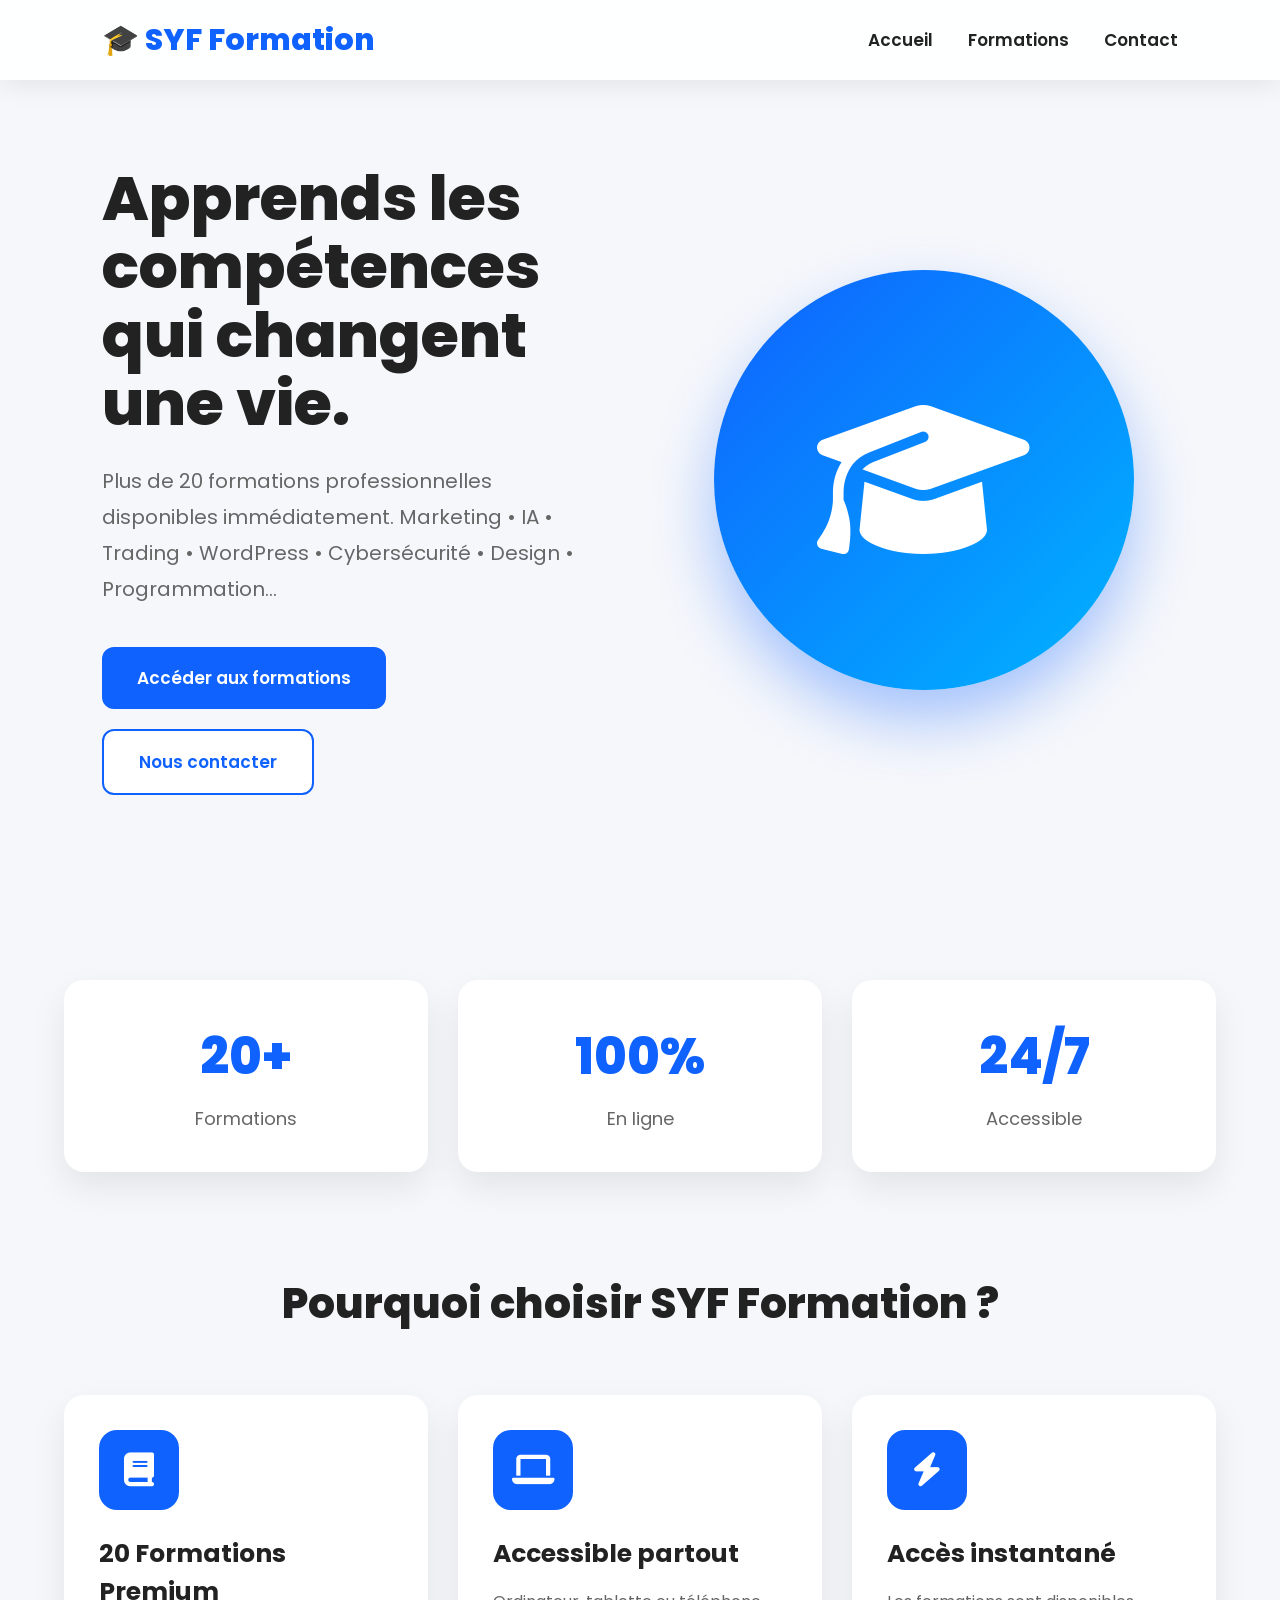
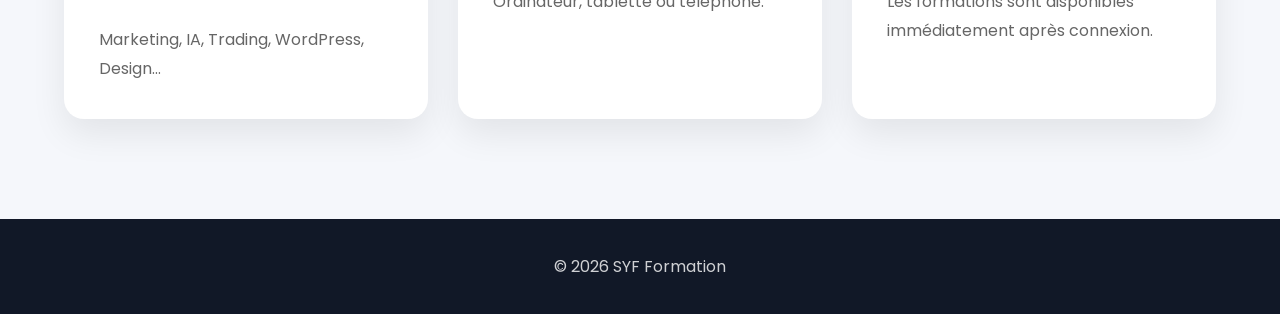
<file: index.html>
<!DOCTYPE html>
<html lang="fr">

<head>

<meta charset="UTF-8">
<meta name="viewport" content="width=device-width, initial-scale=1.0">

<title>SYF Formation | Plateforme de Formations</title>

<link rel="preconnect" href="https://fonts.googleapis.com">
<link href="https://fonts.googleapis.com/css2?family=Poppins:wght@300;400;500;600;700;800&display=swap" rel="stylesheet">

<link rel="stylesheet"
href="https://cdnjs.cloudflare.com/ajax/libs/font-awesome/6.6.0/css/all.min.css">

<link rel="stylesheet" href="style.css">

</head>

<body>

<nav class="navbar">

<div class="logo">

🎓 SYF Formation

</div>

<ul>

<li><a href="index.html">Accueil</a></li>

<li><a href="login.html">Formations</a></li>

<li><a href="contact.html">Contact</a></li>

</ul>

</nav>

<section class="hero">

<div class="hero-left">

<h1>

Apprends les compétences qui changent une vie.

</h1>

<p>

Plus de 20 formations professionnelles disponibles immédiatement.

Marketing • IA • Trading • WordPress • Cybersécurité • Design • Programmation...

</p>

<div class="buttons">

<a href="login.html" class="btn">

Accéder aux formations

</a>

<a href="contact.html" class="btn2">

Nous contacter

</a>

</div>

</div>

<div class="hero-right">

<div class="circle">

<i class="fa-solid fa-graduation-cap"></i>

</div>

</div>

</section>

<section class="stats">

<div>

<h2>20+</h2>

<p>Formations</p>

</div>

<div>

<h2>100%</h2>

<p>En ligne</p>

</div>

<div>

<h2>24/7</h2>

<p>Accessible</p>

</div>

</section>

<section class="features">

<h2>

Pourquoi choisir SYF Formation ?

</h2>

<div class="grid">

<div class="feature">

<i class="fa-solid fa-book"></i>

<h3>20 Formations Premium</h3>

<p>

Marketing, IA, Trading, WordPress, Design...

</p>

</div>

<div class="feature">

<i class="fa-solid fa-laptop"></i>

<h3>Accessible partout</h3>

<p>

Ordinateur, tablette ou téléphone.

</p>

</div>

<div class="feature">

<i class="fa-solid fa-bolt"></i>

<h3>Accès instantané</h3>

<p>

Les formations sont disponibles immédiatement après connexion.

</p>

</div>

</div>

</section>

<footer>

<p>

© 2026 SYF Formation

</p>

</footer>

</body>

</html>
</file>
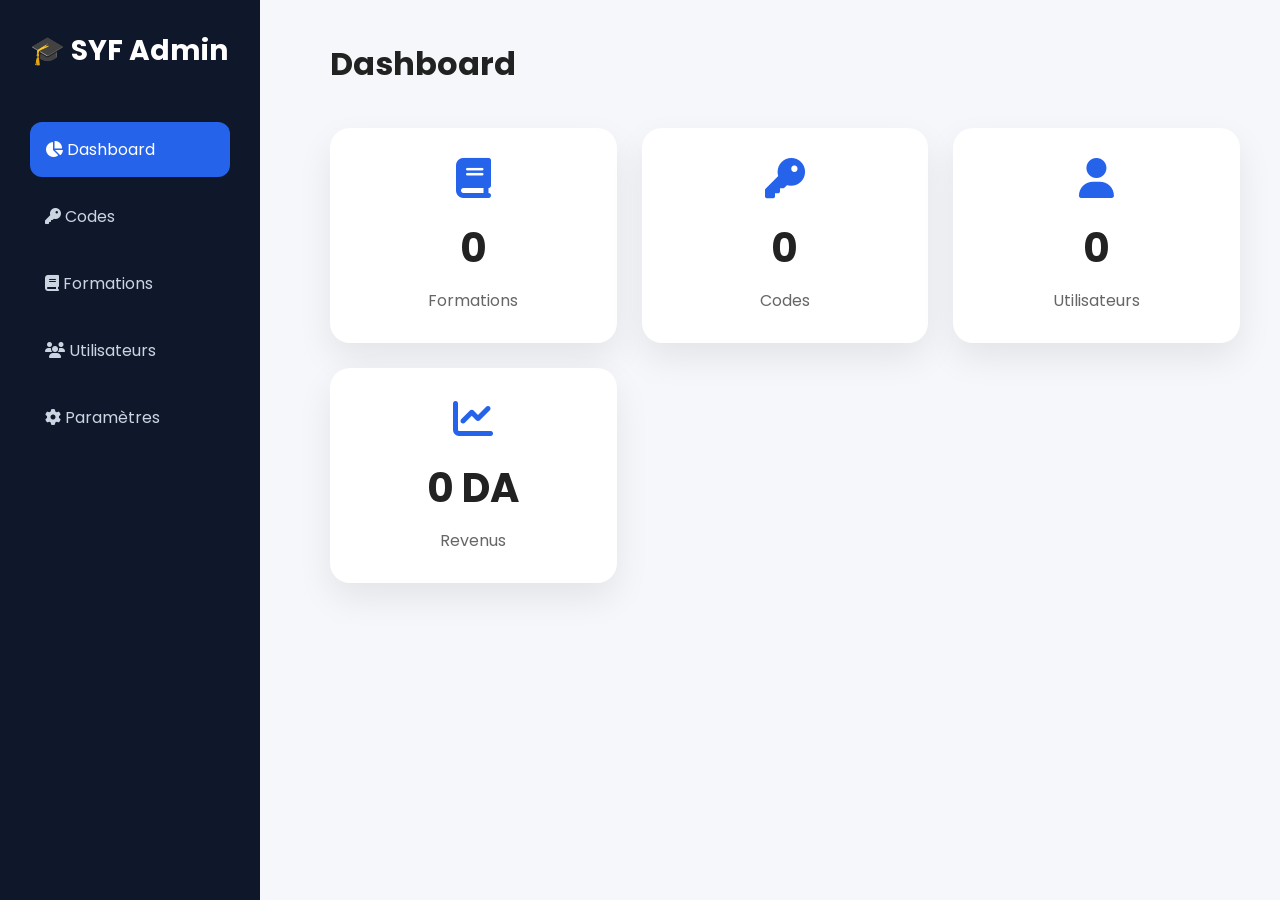
<file: admin.html>
<!DOCTYPE html>
<html lang="fr">

<head>

<meta charset="UTF-8">

<meta name="viewport" content="width=device-width, initial-scale=1.0">

<title>Admin | SYF Formation</title>

<link href="https://fonts.googleapis.com/css2?family=Poppins:wght@300;400;500;600;700&display=swap" rel="stylesheet">

<link rel="stylesheet"
href="https://cdnjs.cloudflare.com/ajax/libs/font-awesome/6.6.0/css/all.min.css">

<link rel="stylesheet" href="style.css">

</head>

<body>

<div class="sidebar">

<div class="brand">

🎓 SYF Admin

</div>

<a href="#" class="active">
<i class="fa-solid fa-chart-pie"></i>
Dashboard
</a>

<a href="#codes">
<i class="fa-solid fa-key"></i>
Codes
</a>

<a href="#formations">
<i class="fa-solid fa-book"></i>
Formations
</a>

<a href="#">
<i class="fa-solid fa-users"></i>
Utilisateurs
</a>

<a href="#">
<i class="fa-solid fa-gear"></i>
Paramètres
</a>

</div>

<div class="content">

<h1>Dashboard</h1>

<div class="stats-admin">

<div class="stat">

<i class="fa-solid fa-book"></i>

<h2 id="nbFormations">0</h2>

<p>Formations</p>

</div>

<div class="stat">

<i class="fa-solid fa-key"></i>

<h2 id="nbCodes">0</h2>

<p>Codes</p>

</div>

<div class="stat">

<i class="fa-solid fa-user"></i>

<h2>0</h2>

<p>Utilisateurs</p>

</div>

<div class="stat">

<i class="fa-solid fa-chart-line"></i>

<h2>0 DA</h2>

<p>Revenus</p>

</div>

</div>

</body>

</html>
</file>
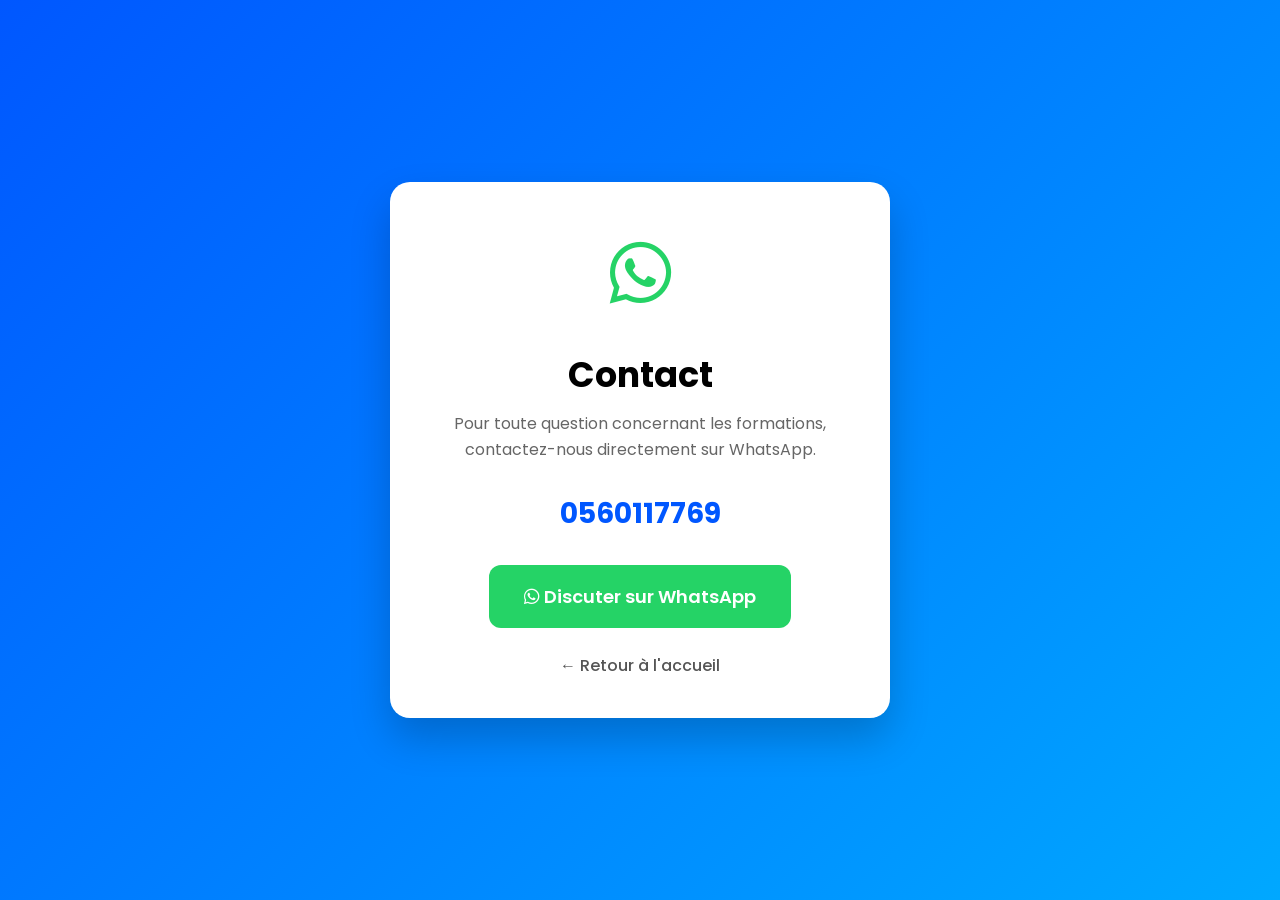
<file: contact.html>
<!DOCTYPE html>
<html lang="fr">

<head>

<meta charset="UTF-8">
<meta name="viewport" content="width=device-width, initial-scale=1.0">

<title>Contact | SYF Formation</title>

<link href="https://fonts.googleapis.com/css2?family=Poppins:wght@300;400;500;600;700&display=swap" rel="stylesheet">

<link rel="stylesheet" href="https://cdnjs.cloudflare.com/ajax/libs/font-awesome/6.5.2/css/all.min.css">

<style>

*{
margin:0;
padding:0;
box-sizing:border-box;
font-family:'Poppins',sans-serif;
}

body{

background:linear-gradient(135deg,#0057ff,#00a8ff);

display:flex;

justify-content:center;

align-items:center;

height:100vh;

}

.card{

background:white;

width:90%;

max-width:500px;

padding:40px;

border-radius:20px;

text-align:center;

box-shadow:0 20px 40px rgba(0,0,0,.2);

}

.logo{

font-size:70px;

color:#25D366;

margin-bottom:20px;

}

h1{

font-size:35px;

margin-bottom:10px;

}

p{

color:#666;

margin-bottom:30px;

line-height:1.6;

}

.numero{

font-size:28px;

font-weight:700;

color:#0057ff;

margin-bottom:30px;

}

.btn{

display:inline-block;

padding:18px 35px;

background:#25D366;

color:white;

text-decoration:none;

border-radius:12px;

font-size:18px;

font-weight:600;

transition:.3s;

}

.btn:hover{

transform:scale(1.05);

background:#1ebd59;

}

.retour{

display:block;

margin-top:25px;

text-decoration:none;

color:#555;

font-weight:500;

}

.retour:hover{

color:#0057ff;

}

</style>

</head>

<body>

<div class="card">

<div class="logo">

<i class="fab fa-whatsapp"></i>

</div>

<h1>Contact</h1>

<p>

Pour toute question concernant les formations, contactez-nous directement sur WhatsApp.

</p>

<div class="numero">

0560117769

</div>

<a class="btn" href="https://wa.me/213560117769" target="_blank">

<i class="fab fa-whatsapp"></i>

Discuter sur WhatsApp

</a>

<a href="index.html" class="retour">

← Retour à l'accueil

</a>

</div>

</body>

</html>
</file>
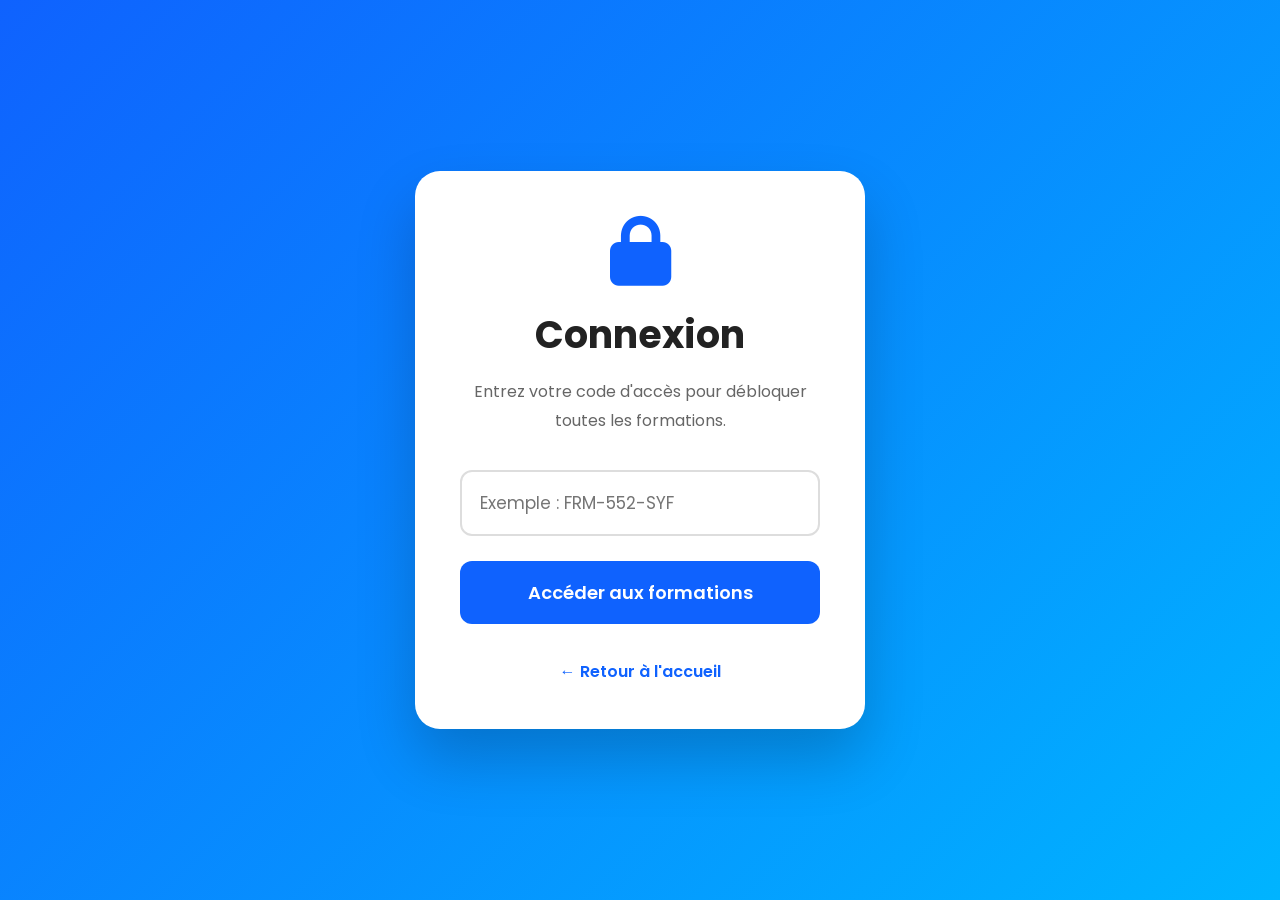
<file: formations.html>
<!DOCTYPE html>
<html lang="fr">

<head>

<meta charset="UTF-8">
<meta name="viewport" content="width=device-width, initial-scale=1.0">

<title>SYF Formation | Formations</title>

<link rel="stylesheet" href="style.css">

<link rel="preconnect" href="https://fonts.googleapis.com">

<link href="https://fonts.googleapis.com/css2?family=Poppins:wght@300;400;500;600;700;800&display=swap" rel="stylesheet">

<link rel="stylesheet"
href="https://cdnjs.cloudflare.com/ajax/libs/font-awesome/6.6.0/css/all.min.css">

</head>

<body>

<nav class="navbar">

<div class="logo">

🎓 SYF Formation

</div>

<ul>

<li><a href="index.html">Accueil</a></li>

<li><a href="contact.html">Contact</a></li>

<li><a href="#" onclick="logout()">Déconnexion</a></li>

</ul>

</nav>

<section class="formations">

<h2>Nos Formations Premium</h2>

<input
type="text"
id="search"
placeholder="Rechercher une formation...">

<div class="cards" id="cards">

<!-- Formation 1 -->

<div class="card">

<div class="icon">
<i class="fa-solid fa-bullhorn"></i>
</div>

<h3>Marketing Digital & Community Management</h3>

<p>Formation complète.</p>

<a class="btn"
target="_blank"
href="https://drive.google.com/drive/folders/1dxye7oND1UOUS301DAFqKVlfZMKEBNEP?usp=sharing">

Voir la formation

</a>

</div>

<!-- Formation 2 -->

<div class="card">

<div class="icon">
<i class="fa-solid fa-palette"></i>
</div>

<h3>Infographie & Design Graphique</h3>

<p>Formation complète.</p>

<a class="btn"
target="_blank"
href="https://drive.google.com/drive/folders/1AeBRHEHqJURCgTJp0CfrAM-NPh9GFs7K?usp=sharing">

Voir la formation

</a>

</div>

<!-- Formation 3 -->

<div class="card">

<div class="icon">
<i class="fa-solid fa-film"></i>
</div>

<h3>Montage Vidéo</h3>

<p>Formation complète.</p>

<a class="btn"
target="_blank"
href="https://drive.google.com/drive/folders/1dsrcVjXlM7nMemShfAQbwDR2zrguuPzA?usp=sharing">

Voir la formation

</a>

</div>

<!-- Formation 4 -->

<div class="card">

<div class="icon">
<i class="fa-solid fa-pen-ruler"></i>
</div>

<h3>Design Graphique avec Canva</h3>

<p>Formation complète.</p>

<a class="btn"
target="_blank"
href="https://drive.google.com/drive/folders/1MU0yUUTZ-YOqlbAhgnHVxPP_Aub6TsjO?usp=sharing">

Voir la formation

</a>

</div>

<!-- Formation 5 -->

<div class="card">

<div class="icon">
<i class="fa-solid fa-code"></i>
</div>

<h3>Programmation Informatique</h3>

<p>Formation complète.</p>

<a class="btn"
target="_blank"
href="https://drive.google.com/drive/folders/1CJGdYrAVzkWcqVtSRgSu7MLYRyM2ltia?usp=sharing">

Voir la formation

</a>

</div>
<!-- Formation 6 -->

<div class="card">

<div class="icon">
<i class="fa-solid fa-user-secret"></i>
</div>

<h3>Hacking & Cybersécurité</h3>

<p>Formation complète.</p>

<a class="btn"
target="_blank"
href="https://drive.google.com/drive/folders/1pG2KU-B1WLWfb0vTp2mDs5rS1I5y7ttA?usp=sharing">

Voir la formation

</a>

</div>

<!-- Formation 7 -->

<div class="card">

<div class="icon">
<i class="fa-solid fa-ship"></i>
</div>

<h3>Acheter en Chine depuis l'Afrique</h3>

<p>Formation complète.</p>

<a class="btn"
target="_blank"
href="https://mega.nz/folder/be423LaT#LmklrokU8T50LrqkquAl_g">

Voir la formation

</a>

</div>

<!-- Formation 8 -->

<div class="card">

<div class="icon">
<i class="fa-solid fa-calculator"></i>
</div>

<h3>Comptabilité & Gestion</h3>

<p>Formation complète.</p>

<a class="btn"
target="_blank"
href="https://drive.google.com/drive/folders/1jVYVD9HruDdvGy4uKHG5tVz0JP8gX8dc?usp=sharing">

Voir la formation

</a>

</div>

<!-- Formation 9 -->

<div class="card">

<div class="icon">
<i class="fa-solid fa-cart-shopping"></i>
</div>

<h3>E-Commerce & Dropshipping</h3>

<p>Formation complète.</p>

<a class="btn"
target="_blank"
href="https://mega.nz/folder/TX5hXBzR#m66sbfT4tyIxjrzrYXHtxA">

Voir la formation

</a>

</div>

<!-- Formation 10 -->

<div class="card">

<div class="icon">
<i class="fa-solid fa-users"></i>
</div>

<h3>Gestion des Ressources Humaines</h3>

<p>Formation complète.</p>

<a class="btn"
target="_blank"
href="https://drive.google.com/drive/folders/1jybCqWoFkjd057SIzjBhwiYAKoDphmYH?usp=sharing">

Voir la formation

</a>

</div>
<!-- Formation 11 -->

<div class="card">

<div class="icon">
<i class="fa-solid fa-robot"></i>
</div>

<h3>Intelligence Artificielle</h3>

<p>Formation complète.</p>

<a class="btn"
target="_blank"
href="https://drive.google.com/drive/folders/1nM2nBRTklqzSTZfj3_NnB124uxbHIkc-?usp=sharing">

Voir la formation

</a>

</div>

<!-- Formation 12 -->

<div class="card">

<div class="icon">
<i class="fa-solid fa-diagram-project"></i>
</div>

<h3>Management & Gestion de Projets</h3>

<p>Formation complète.</p>

<a class="btn"
target="_blank"
href="https://drive.google.com/drive/folders/1KhWceAMpvI9PQoqT1rfI2Wnq4W7PIgbD?usp=sharing">

Voir la formation

</a>

</div>

<!-- Formation 13 -->

<div class="card">

<div class="icon">
<i class="fa-solid fa-brain"></i>
</div>

<h3>Développement Personnel & Professionnel</h3>

<p>Formation complète.</p>

<a class="btn"
target="_blank"
href="https://mega.nz/folder/GXxjCIgb#z0NthKjg_DEVwgneEv43mw">

Voir la formation

</a>

</div>

<!-- Formation 14 -->

<div class="card">

<div class="icon">
<i class="fa-solid fa-keyboard"></i>
</div>

<h3>Secrétariat & Bureautique</h3>

<p>Formation complète.</p>

<a class="btn"
target="_blank"
href="https://drive.google.com/drive/folders/1-6Cw4CrvcHrbDHs9F02vXkK7_MMGt2P7?usp=sharing">

Voir la formation

</a>

</div>

<!-- Formation 15 -->

<div class="card">

<div class="icon">
<i class="fa-solid fa-microphone"></i>
</div>

<h3>Art Oratoire & Éloquence</h3>

<p>Formation complète.</p>

<a class="btn"
target="_blank"
href="https://mega.nz/folder/6WhgmTLI#BRLb1Ks-vyLEz_vPTYTfwA">

Voir la formation

</a>

</div>
<!-- Formation 16 -->

<div class="card">

<div class="icon">
<i class="fa-brands fa-youtube"></i>
</div>

<h3>YouTube & Monétisation</h3>

<p>Formation complète.</p>

<a class="btn"
target="_blank"
href="https://drive.google.com/drive/folders/1GefWZggyR0P_qmRtxpfha7LsMl1GVmkd?usp=sharing">

Voir la formation

</a>

</div>

<!-- Formation 17 -->

<div class="card">

<div class="icon">
<i class="fa-solid fa-dumbbell"></i>
</div>

<h3>Fitness & Diététique</h3>

<p>Formation complète.</p>

<a class="btn"
target="_blank"
href="https://mega.nz/folder/OHRCzJJD#H0XybkM1LWcLoDpEQvQ0rw">

Voir la formation

</a>

</div>

<!-- Formation 18 -->

<div class="card">

<div class="icon">
<i class="fa-solid fa-chart-line"></i>
</div>

<h3>Trading & Cryptomonnaie</h3>

<p>Formation complète.</p>

<a class="btn"
target="_blank"
href="https://mega.nz/folder/WLZynKJa#x-kEIhfMTudJg5Xyms36bw">

Voir la formation

</a>

</div>

<!-- Formation 19 -->

<div class="card">

<div class="icon">
<i class="fa-solid fa-pen-nib"></i>
</div>

<h3>Copywriting Professionnel</h3>

<p>Formation complète.</p>

<a class="btn"
target="_blank"
href="https://mega.nz/folder/7fIxxLRS#h6s6oRtlLE3ynvgSnkOeSA">

Voir la formation

</a>

</div>

<!-- Formation 20 -->

<div class="card">

<div class="icon">
<i class="fa-brands fa-wordpress"></i>
</div>

<h3>Création de Sites Internet avec WordPress</h3>

<p>Formation complète.</p>

<a class="btn"
target="_blank"
href="https://drive.google.com/drive/folders/1ysyzFzkQ0qTdJrlR79V-ksU-YQCUsSxg?usp=sharing">

Voir la formation

</a>

</div>

</div>

</section>

<footer>

<p>

© 2026 SYF Formation - Tous droits réservés

</p>

</footer>

<script>

if(localStorage.getItem("syf_connecte")!="oui"){
window.location.href="login.html";

}

function logout(){

localStorage.removeItem("syf_connecte");

window.location.href="login.html";

}

const search=document.getElementById("search");

search.addEventListener("keyup",()=>{

let value=search.value.toLowerCase();

let cards=document.querySelectorAll(".card");

cards.forEach(card=>{

let titre=card.querySelector("h3").innerText.toLowerCase();

if(titre.includes(value)){

card.style.display="block";

}else{

card.style.display="none";

}

});

});

</script>

</body>

</html>
</file>
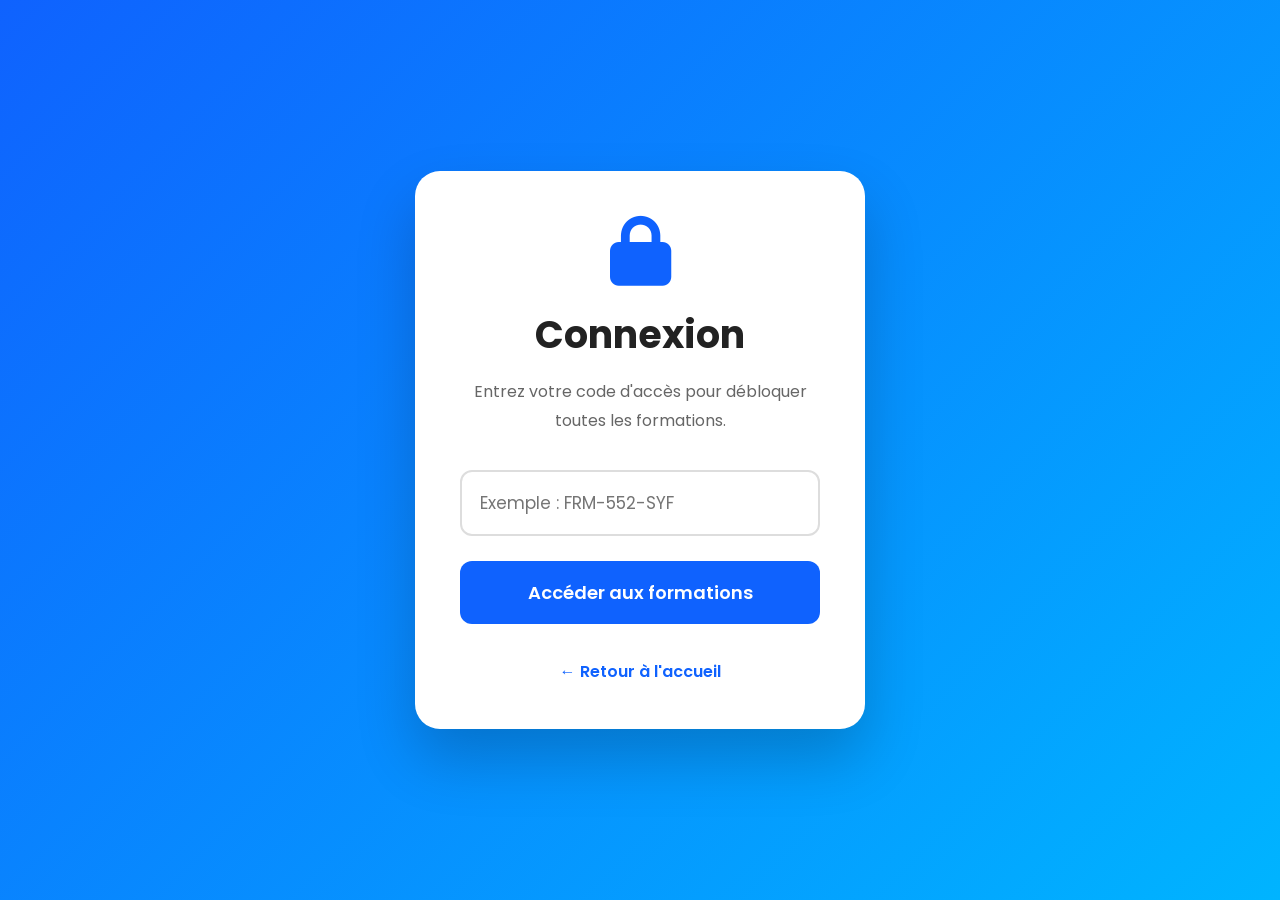
<file: login.html>
<!DOCTYPE html>
<html lang="fr">
<head>

<meta charset="UTF-8">
<meta name="viewport" content="width=device-width, initial-scale=1.0">

<title>Connexion | SYF Formation</title>

<link rel="preconnect" href="https://fonts.googleapis.com">

<link href="https://fonts.googleapis.com/css2?family=Poppins:wght@300;400;500;600;700;800&display=swap" rel="stylesheet">

<link rel="stylesheet"
href="https://cdnjs.cloudflare.com/ajax/libs/font-awesome/6.6.0/css/all.min.css">

<link rel="stylesheet" href="style.css">

</head>

<body class="login-page">

<div class="login-box">

<i class="fa-solid fa-lock" style="font-size:70px;color:#0f62fe;margin-bottom:20px;"></i>

<h1>Connexion</h1>

<p>

Entrez votre code d'accès pour débloquer toutes les formations.

</p>

<input
type="text"
id="code"
placeholder="Exemple : FRM-552-SYF"
autocomplete="off"
>

<button onclick="verifierCode()">

Accéder aux formations

</button>

<p id="erreur"
style="color:red;margin-top:20px;font-weight:600;"></p>

<a href="index.html"
style="display:block;margin-top:25px;color:#0f62fe;font-weight:600;">

← Retour à l'accueil

</a>

</div>

<script>

const CODE = "FRM-825-SYF";

function verifierCode(){

const code =
document.getElementById("code").value.trim().toUpperCase();

if(code===CODE){

localStorage.setItem("syf_connecte","oui");

window.location.href="formations.html";

}else{

document.getElementById("erreur").innerHTML="❌ Code d'accès invalide.";

}

}

document.getElementById("code").addEventListener("keypress",function(e){

if(e.key==="Enter"){

verifierCode();

}

});

</script>

</body>

</html>
</file>
<file: style.css>
/* =======================================================
   SYF FORMATION V2
======================================================= */

*{
margin:0;
padding:0;
box-sizing:border-box;
font-family:'Poppins',sans-serif;
scroll-behavior:smooth;
}

body{

background:#f5f7fb;

color:#222;

overflow-x:hidden;

}

a{

text-decoration:none;

}

img{

max-width:100%;

display:block;

}

/* ==========================
NAVBAR
========================== */

.navbar{

position:fixed;

top:0;

left:0;

width:100%;

height:80px;

display:flex;

justify-content:space-between;

align-items:center;

padding:0 8%;

background:rgba(255,255,255,.9);

backdrop-filter:blur(20px);

box-shadow:0 5px 25px rgba(0,0,0,.08);

z-index:999;

}

.logo{

font-size:30px;

font-weight:800;

color:#0f62fe;

}

.navbar ul{

display:flex;

gap:35px;

list-style:none;

}

.navbar ul li a{

font-size:17px;

font-weight:600;

color:#222;

transition:.3s;

}

.navbar ul li a:hover{

color:#0f62fe;

}

/* ==========================
HERO
========================== */

.hero{

min-height:100vh;

display:flex;

justify-content:space-between;

align-items:center;

padding:130px 8% 70px;

gap:60px;

}

.hero-left{

flex:1;

}

.hero-left h1{

font-size:62px;

line-height:1.1;

margin-bottom:25px;

font-weight:800;

}

.hero-left p{

font-size:20px;

line-height:1.8;

color:#666;

margin-bottom:40px;

}

/* ==========================
BOUTONS
========================== */

.buttons{

display:flex;

gap:20px;

flex-wrap:wrap;

}

.btn{

background:#0f62fe;

color:white;

padding:18px 35px;

border-radius:12px;

font-size:17px;

font-weight:600;

transition:.3s;

}

.btn:hover{

transform:translateY(-5px);

background:#0045d8;

}

.btn2{

background:white;

color:#0f62fe;

padding:18px 35px;

border-radius:12px;

font-size:17px;

font-weight:600;

border:2px solid #0f62fe;

transition:.3s;

}

.btn2:hover{

background:#0f62fe;

color:white;

}

/* ==========================
IMAGE HERO
========================== */

.hero-right{

flex:1;

display:flex;

justify-content:center;

align-items:center;

}

.circle{

width:420px;

height:420px;

background:linear-gradient(135deg,#0f62fe,#00b4ff);

border-radius:50%;

display:flex;

justify-content:center;

align-items:center;

box-shadow:0 30px 60px rgba(15,98,254,.35);

animation:float 4s ease-in-out infinite;

}

.circle i{

font-size:170px;

color:white;

}

@keyframes float{

0%{

transform:translateY(0px);

}

50%{

transform:translateY(-18px);

}

100%{

transform:translateY(0px);

}

}
/* =======================================================
   STATISTIQUES
======================================================= */

.stats{

width:90%;

max-width:1200px;

margin:80px auto;

display:grid;

grid-template-columns:repeat(3,1fr);

gap:30px;

}

.stats div{

background:white;

padding:40px;

border-radius:20px;

text-align:center;

box-shadow:0 15px 35px rgba(0,0,0,.08);

transition:.35s;

}

.stats div:hover{

transform:translateY(-10px);

}

.stats h2{

font-size:50px;

color:#0f62fe;

margin-bottom:10px;

font-weight:800;

}

.stats p{

font-size:18px;

color:#666;

}

/* =======================================================
   TITRES
======================================================= */

.features{

width:90%;

max-width:1300px;

margin:100px auto;

}

.features h2{

text-align:center;

font-size:42px;

margin-bottom:60px;

font-weight:800;

}

/* =======================================================
   CARTES
======================================================= */

.grid{

display:grid;

grid-template-columns:repeat(auto-fit,minmax(280px,1fr));

gap:30px;

}

.feature{

background:white;

padding:35px;

border-radius:20px;

box-shadow:0 15px 35px rgba(0,0,0,.08);

transition:.35s;

cursor:pointer;

}

.feature:hover{

transform:translateY(-12px);

box-shadow:0 25px 50px rgba(15,98,254,.15);

}

.feature i{

width:80px;

height:80px;

background:#0f62fe;

color:white;

display:flex;

justify-content:center;

align-items:center;

border-radius:18px;

font-size:34px;

margin-bottom:25px;

}

.feature h3{

font-size:25px;

margin-bottom:15px;

}

.feature p{

color:#666;

line-height:1.8;

}

/* =======================================================
   SECTION FORMATIONS
======================================================= */

.formations{

width:90%;

max-width:1400px;

margin:100px auto;

}

.formations h2{

text-align:center;

font-size:42px;

margin-bottom:50px;

font-weight:800;

}

.cards{

display:grid;

grid-template-columns:repeat(auto-fit,minmax(300px,1fr));

gap:30px;

}

.card{

background:white;

padding:30px;

border-radius:20px;

box-shadow:0 15px 35px rgba(0,0,0,.08);

transition:.35s;

}

.card:hover{

transform:translateY(-10px);

box-shadow:0 25px 50px rgba(15,98,254,.18);

}

.icon{

width:75px;

height:75px;

background:#0f62fe;

border-radius:18px;

display:flex;

justify-content:center;

align-items:center;

margin-bottom:20px;

}

.icon i{

color:white;

font-size:34px;

}

.card h3{

font-size:24px;

margin-bottom:12px;

}

.card p{

color:#666;

margin-bottom:25px;

line-height:1.7;

}

.card .btn{

width:100%;

text-align:center;

display:block;

}

/* =======================================================
   BARRE DE RECHERCHE
======================================================= */

#search{

width:100%;

max-width:700px;

display:block;

margin:0 auto 60px;

padding:18px 25px;

border:none;

border-radius:15px;

font-size:17px;

outline:none;

box-shadow:0 10px 30px rgba(0,0,0,.08);

}
/* =======================================================
   LOGIN
======================================================= */

.login-page{

min-height:100vh;

display:flex;

justify-content:center;

align-items:center;

padding:120px 20px;

background:linear-gradient(135deg,#0f62fe,#00b4ff);

}

.login-box{

width:100%;

max-width:450px;

background:white;

padding:45px;

border-radius:25px;

box-shadow:0 30px 60px rgba(0,0,0,.20);

text-align:center;

}

.login-box h1{

font-size:38px;

margin-bottom:15px;

}

.login-box p{

color:#666;

margin-bottom:35px;

line-height:1.8;

}

.login-box input{

width:100%;

padding:18px;

border:2px solid #ddd;

border-radius:12px;

font-size:17px;

margin-bottom:25px;

outline:none;

transition:.3s;

}

.login-box input:focus{

border-color:#0f62fe;

}

.login-box button{

width:100%;

padding:18px;

border:none;

background:#0f62fe;

color:white;

font-size:18px;

font-weight:600;

border-radius:12px;

cursor:pointer;

transition:.3s;

}

.login-box button:hover{

background:#0047e0;

transform:translateY(-3px);

}

/* =======================================================
CONTACT
======================================================= */

.contact{

width:90%;

max-width:700px;

margin:150px auto;

background:white;

padding:50px;

border-radius:25px;

text-align:center;

box-shadow:0 20px 50px rgba(0,0,0,.10);

}

.contact i{

font-size:90px;

color:#25D366;

margin-bottom:25px;

}

.contact h2{

font-size:38px;

margin-bottom:15px;

}

.contact p{

font-size:18px;

color:#666;

line-height:1.8;

margin-bottom:25px;

}

.contact .numero{

font-size:32px;

font-weight:700;

color:#0f62fe;

margin-bottom:30px;

}

.whatsapp{

display:inline-block;

background:#25D366;

color:white;

padding:18px 40px;

border-radius:12px;

font-size:18px;

font-weight:600;

transition:.3s;

}

.whatsapp:hover{

transform:scale(1.05);

}

/* =======================================================
FOOTER
======================================================= */

footer{

background:#111827;

color:white;

text-align:center;

padding:35px;

margin-top:80px;

}

footer p{

opacity:.8;

}

/* =======================================================
ANIMATIONS
======================================================= */

.card,
.feature,
.stats div{

animation:fade .8s ease;

}

@keyframes fade{

from{

opacity:0;

transform:translateY(30px);

}

to{

opacity:1;

transform:translateY(0);

}

}

/* =======================================================
RESPONSIVE
======================================================= */

@media(max-width:1000px){

.hero{

flex-direction:column;

text-align:center;

}

.hero-left h1{

font-size:48px;

}

.circle{

width:320px;

height:320px;

}

.circle i{

font-size:120px;

}

}

@media(max-width:768px){

.navbar{

padding:20px;

flex-direction:column;

height:auto;

gap:20px;

}

.navbar ul{

flex-wrap:wrap;

justify-content:center;

gap:20px;

}

.hero{

padding-top:180px;

}

.hero-left h1{

font-size:36px;

}

.hero-left p{

font-size:18px;

}

.stats{

grid-template-columns:1fr;

}

.buttons{

justify-content:center;

}

}

@media(max-width:500px){

.logo{

font-size:24px;

}

.hero-left h1{

font-size:30px;

}

.btn,
.btn2{

width:100%;

text-align:center;

}

.login-box{

padding:30px;

}

.contact{

padding:35px;

}

.contact h2{

font-size:30px;

}

.contact .numero{

font-size:24px;

}

}
/* ==========================================
   ADMIN DASHBOARD
========================================== */

.admin{

width:90%;

max-width:1400px;

margin:120px auto;

}

.admin h1{

font-size:45px;

margin-bottom:40px;

font-weight:700;

color:#0f62fe;

}

.admin-grid{

display:grid;

grid-template-columns:repeat(auto-fit,minmax(420px,1fr));

gap:30px;

margin-bottom:60px;

}

.box{

background:#fff;

padding:30px;

border-radius:20px;

box-shadow:0 15px 35px rgba(0,0,0,.08);

}

.box h2{

margin-bottom:25px;

font-size:25px;

}

.box input{

width:100%;

padding:15px;

margin-bottom:15px;

border:2px solid #ddd;

border-radius:12px;

font-size:16px;

transition:.3s;

}

.box input:focus{

border-color:#0f62fe;

outline:none;

}

.box button{

width:100%;

padding:15px;

border:none;

border-radius:12px;

background:#0f62fe;

color:white;

font-size:17px;

font-weight:600;

cursor:pointer;

transition:.3s;

}

.box button:hover{

background:#0047e0;

transform:translateY(-3px);

}

/* ============================= */

#codes,

#formationsAdmin{

display:grid;

grid-template-columns:repeat(auto-fit,minmax(320px,1fr));

gap:25px;

margin-top:30px;

}

#codes .card,

#formationsAdmin .card{

background:white;

padding:25px;

border-radius:18px;

box-shadow:0 15px 35px rgba(0,0,0,.08);

transition:.3s;

}

#codes .card:hover,

#formationsAdmin .card:hover{

transform:translateY(-8px);

}

#codes h3,

#formationsAdmin h3{

margin-bottom:12px;

font-size:22px;

}

#codes p,

#formationsAdmin p{

margin-bottom:20px;

color:#666;

}

#codes button{

width:100%;

padding:12px;

background:#ff3b30;

border:none;

color:white;

border-radius:10px;

cursor:pointer;

font-weight:600;

}

#formationsAdmin button{

width:100%;

padding:12px;

background:#ff3b30;

border:none;

color:white;

border-radius:10px;

cursor:pointer;

font-weight:600;

}

#codes button:hover,

#formationsAdmin button:hover{

background:#d70015;

}

/* ============================= */

.admin table{

width:100%;

border-collapse:collapse;

margin-top:30px;

background:white;

border-radius:15px;

overflow:hidden;

}

.admin table th{

background:#0f62fe;

color:white;

padding:15px;

}

.admin table td{

padding:15px;

border-bottom:1px solid #eee;

}

/* ============================= */

.badge{

display:inline-block;

padding:6px 12px;

border-radius:30px;

font-size:13px;

font-weight:600;

}

.badge-success{

background:#d4f8d4;

color:green;

}

.badge-danger{

background:#ffd9d9;

color:red;

}

/* ============================= */

@media(max-width:768px){

.admin-grid{

grid-template-columns:1fr;

}

.admin h1{

font-size:34px;

text-align:center;

}

}
/* ================================= */

.sidebar{

position:fixed;

left:0;

top:0;

width:260px;

height:100vh;

background:#0f172a;

padding:30px;

}

.brand{

color:white;

font-size:28px;

font-weight:700;

margin-bottom:50px;

}

.sidebar a{

display:block;

padding:15px;

margin-bottom:12px;

color:#cbd5e1;

border-radius:12px;

transition:.3s;

}

.sidebar a:hover{

background:#2563eb;

color:white;

}

.sidebar .active{

background:#2563eb;

color:white;

}

.content{

margin-left:290px;

padding:40px;

}

.stats-admin{

display:grid;

grid-template-columns:repeat(auto-fit,minmax(220px,1fr));

gap:25px;

margin-top:40px;

}

.stat{

background:white;

padding:30px;

border-radius:20px;

box-shadow:0 15px 35px rgba(0,0,0,.08);

text-align:center;

}

.stat i{

font-size:40px;

color:#2563eb;

margin-bottom:20px;

}

.stat h2{

font-size:40px;

margin-bottom:10px;

}

.stat p{

color:#666;

}
</file>
